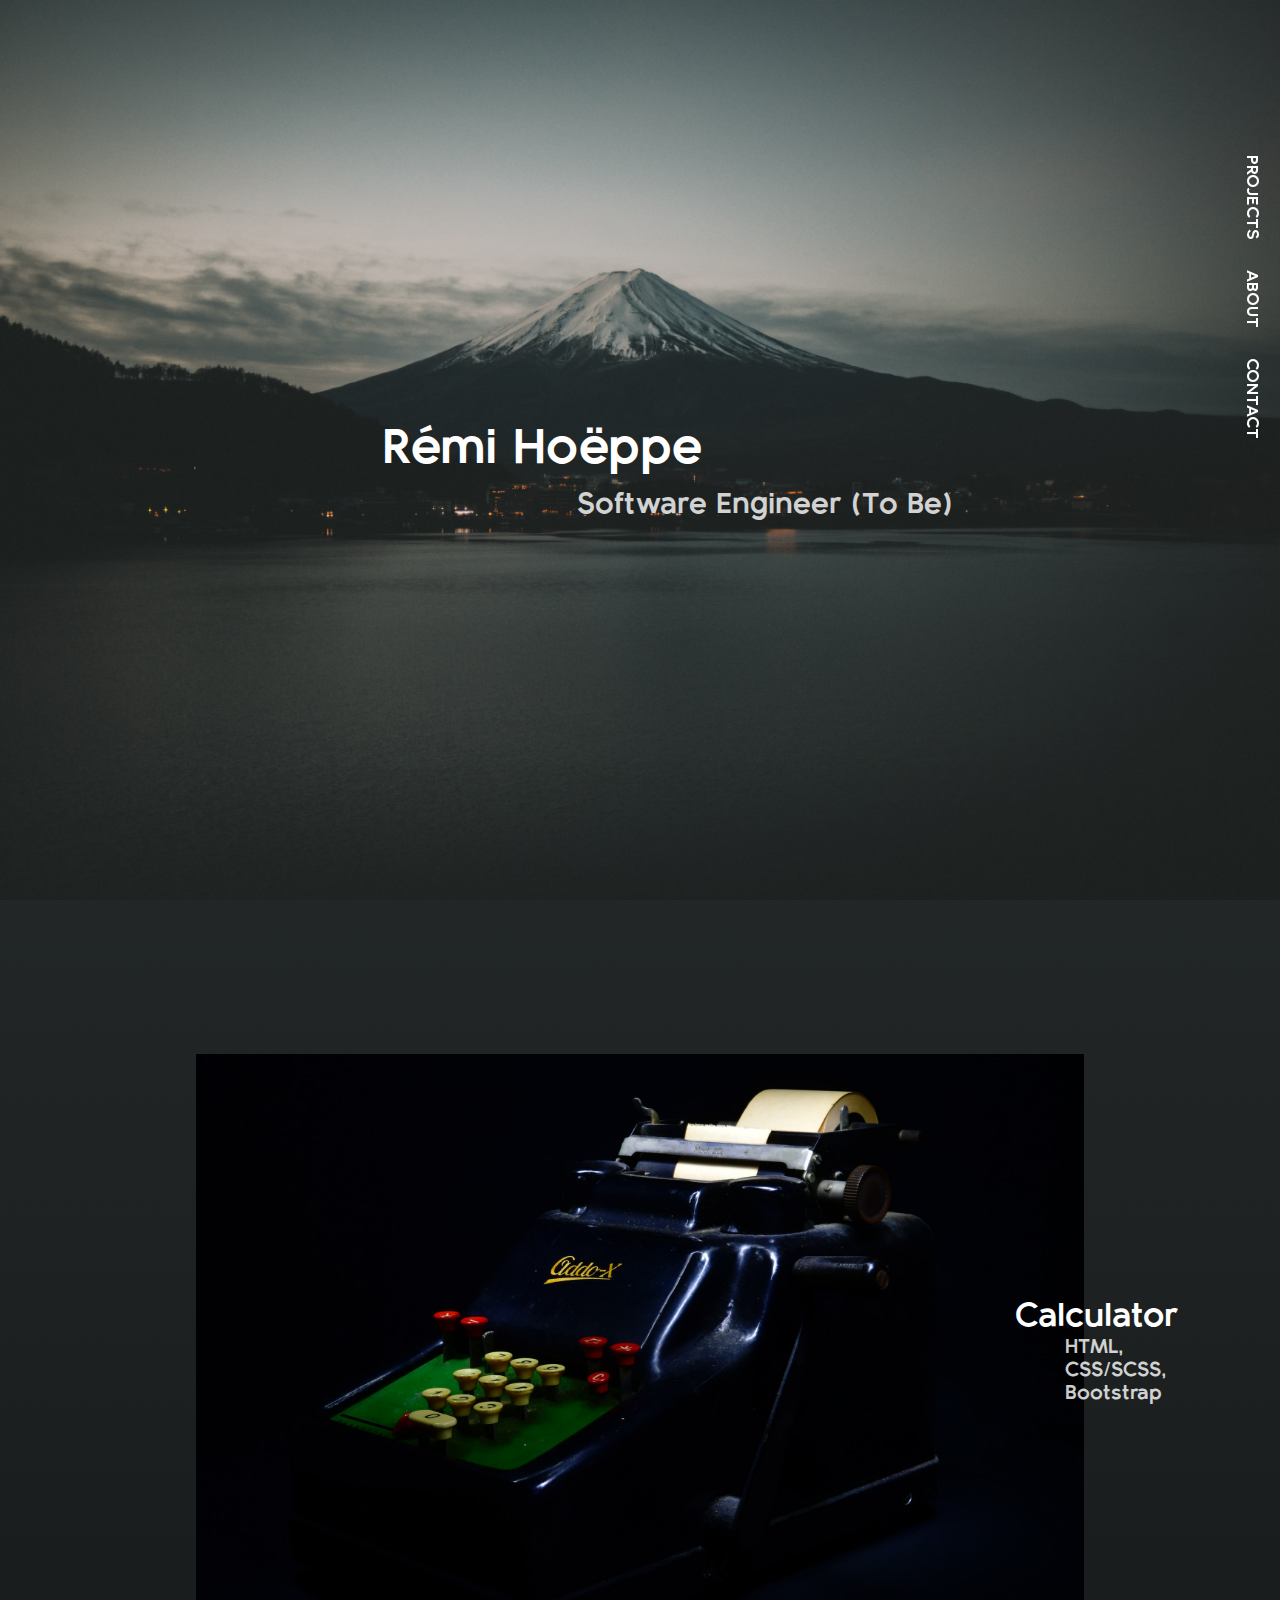
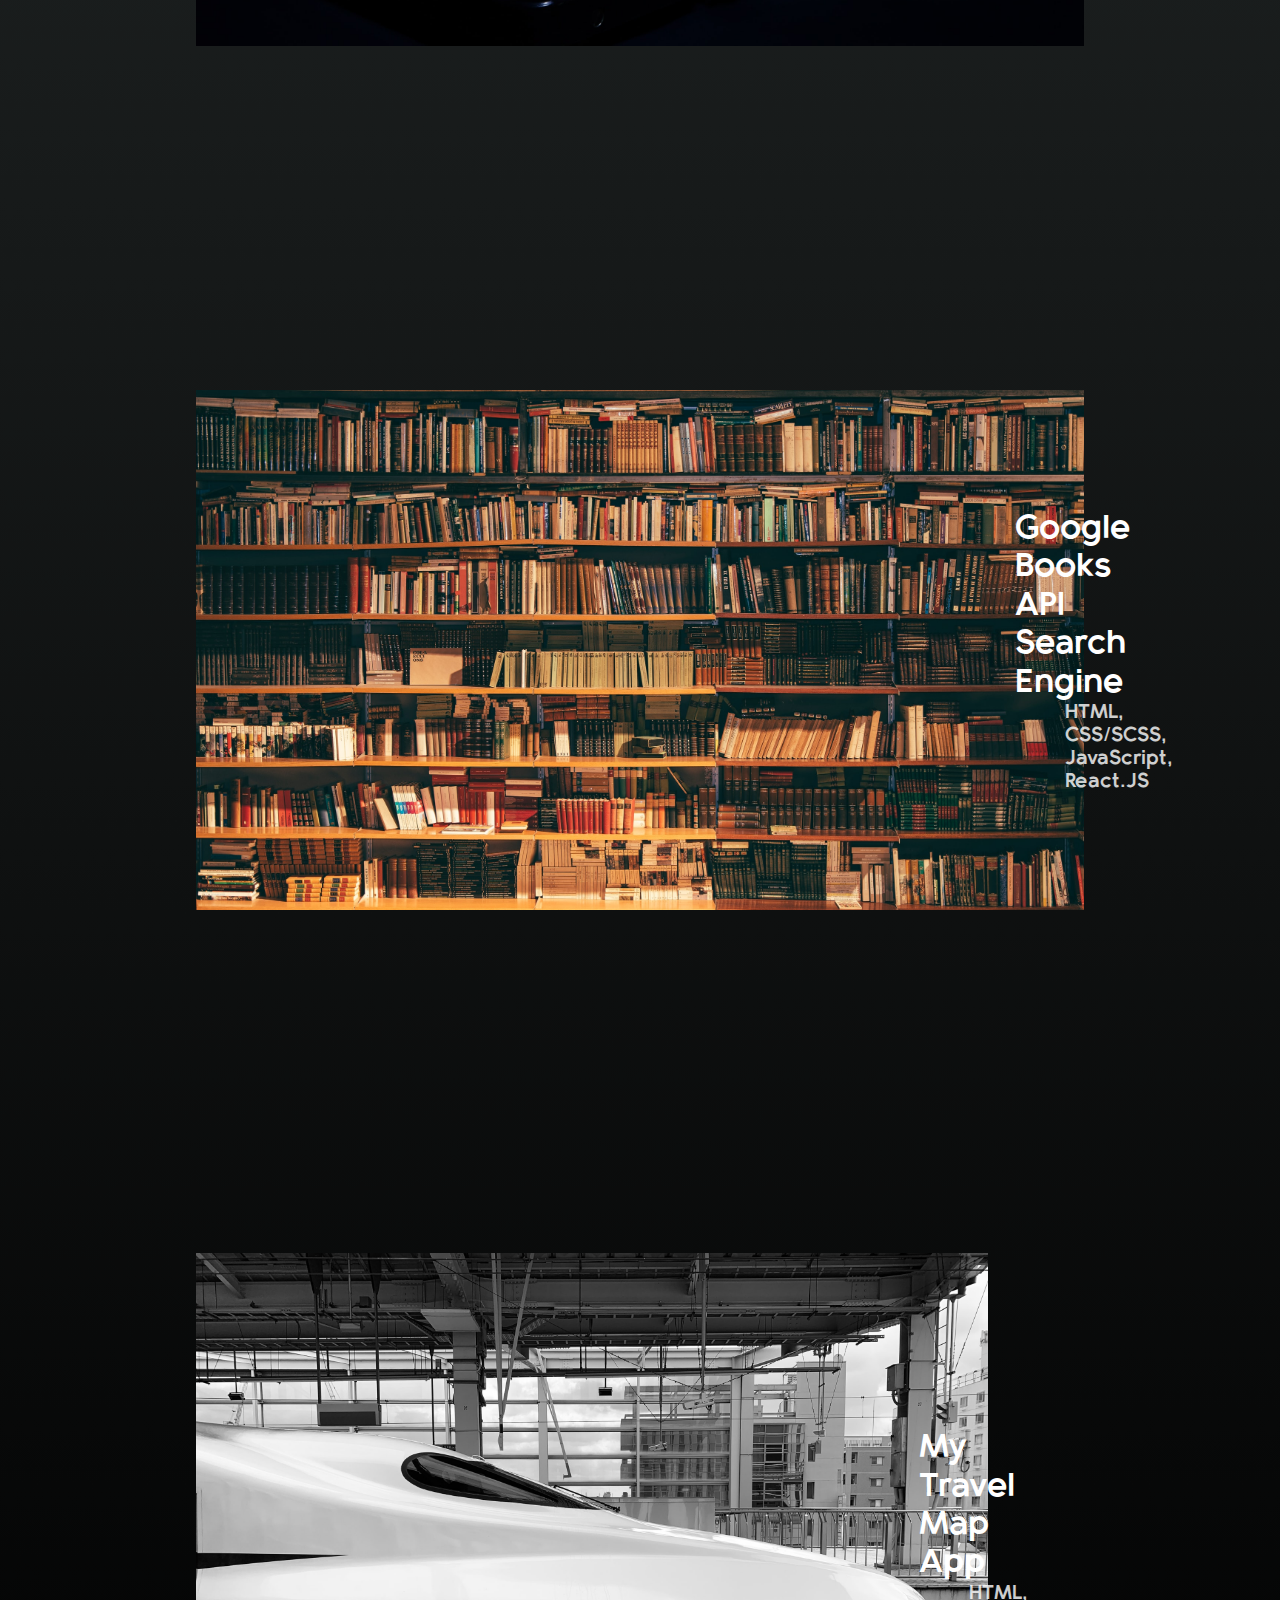
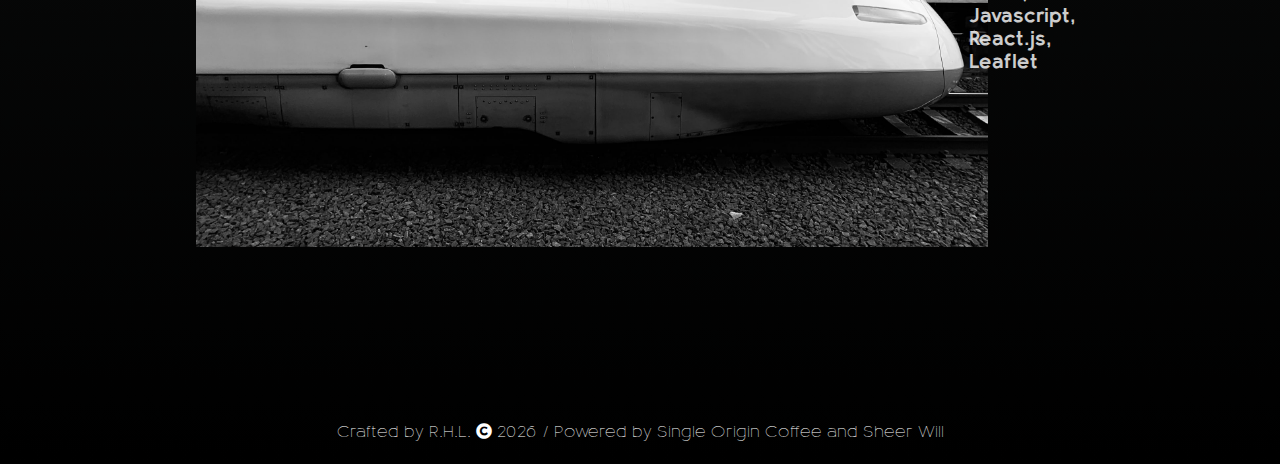
<file: index.html>
<!DOCTYPE html>
<html lang="en">
<head>
  <meta charset="UTF-8">
  <meta name="viewport" content="width=device-width, initial-scale=1.0">
  <link rel="stylesheet" href="https://stackpath.bootstrapcdn.com/bootstrap/4.5.2/css/bootstrap.min.css">
  <link rel="stylesheet" href="style.css">
  <link rel="stylesheet" href="fonts.css">
  <link rel="stylesheet" href="https://cdnjs.cloudflare.com/ajax/libs/font-awesome/5.15.2/css/all.min.css">
 

  <title>Who's Rémi?</title>
</head>
<body>

<!-- START OF THE NAV BAR -->

<!-- Add Media Query to have nav bar fixed on top of screen -->
  
<nav class="nav">
    <ul>
      <li>
        <a href="index.html">Projects</a>
       </li>
       <li>
        <a href="about.html">About</a>
       </li>
       <li>
        <a href="contact.html">Contact</a>
       </li>
    </ul>
  </nav>

<!-- END OF THE NAV BAR -->
  
<!-- START HEADER // BACKGROUND -->

<!-- Add Media Query to center h1+h2 above each other -->

    <header class="header header__home">
      <div class="header__main">
        <h1>Rémi Hoëppe</h1>
        <h2>Software Engineer (To Be)</h2>
      </div>
    </header>

<!-- END HEADER // BACKGROUND -->

<!-- START OF MAIN PART SECTIONS -->
<!-- Media query on <a> to turn off flex on anchcor tag
  + set width of image to appropiate size
    + increase font size for h1 + h2
    + center text + 
    reduce maring/padding -->

  <div class="container">
    
    <section class="section">

      <div class="section__frame">
       <a href="project1.html"> 
         <img src="Images/calculator1.jpg">
          <div class="section__text">
            <h1>Calculator</h1>
            <h2>HTML, CSS/SCSS, Bootstrap</h2>
          </div>
        </a>
      </div>
    </section>

    <section class="section">
      <div class="section__frame">
        <a href="project2.html">
          <img src="Images/book1.jpg">
          <div class="section__text">
            <h1>Google Books API Search Engine</h1>
            <h2>HTML, CSS/SCSS, JavaScript, React.JS</h2>

          </div>
        </a>
      </div>
    </section>

    <section class="section">
      <div class="section__frame">
        <a href="project3.html">
        <img src="Images/travel-map-app-1.jpg">
        
        
        <div class="section__text">
          <h1>My Travel Map App</h1>
          <h2>HTML, Javascript, React.js, Leaflet</h2>
        </div>
        </a>
      </div>
    </section>

    <!-- <section class="section">
      <div class="section__frame">
        <a href="project4.html">
        <img src="Images/frame5.jpg">
        
        <div class="section__text">

          <h1>My Fourth Project</h1>
          <h2>Other Tech Staks I have yet to learn about</h2>

        </div>
        </a>
      </div>
    </section> -->
  
  </div>

<!-- END OF MAIN PART SECTIONS -->


    <div class="row">
      <div class="col">
        <p class="footer__text">
          Crafted by R.H.L. <i class="fas fa-copyright"></i> 
          <script>document.write(new Date().getFullYear())</script>
          / Powered by Single Origin Coffee and Sheer Will</p>
      </div>
    </div>
  

</body>
</html>
</file>
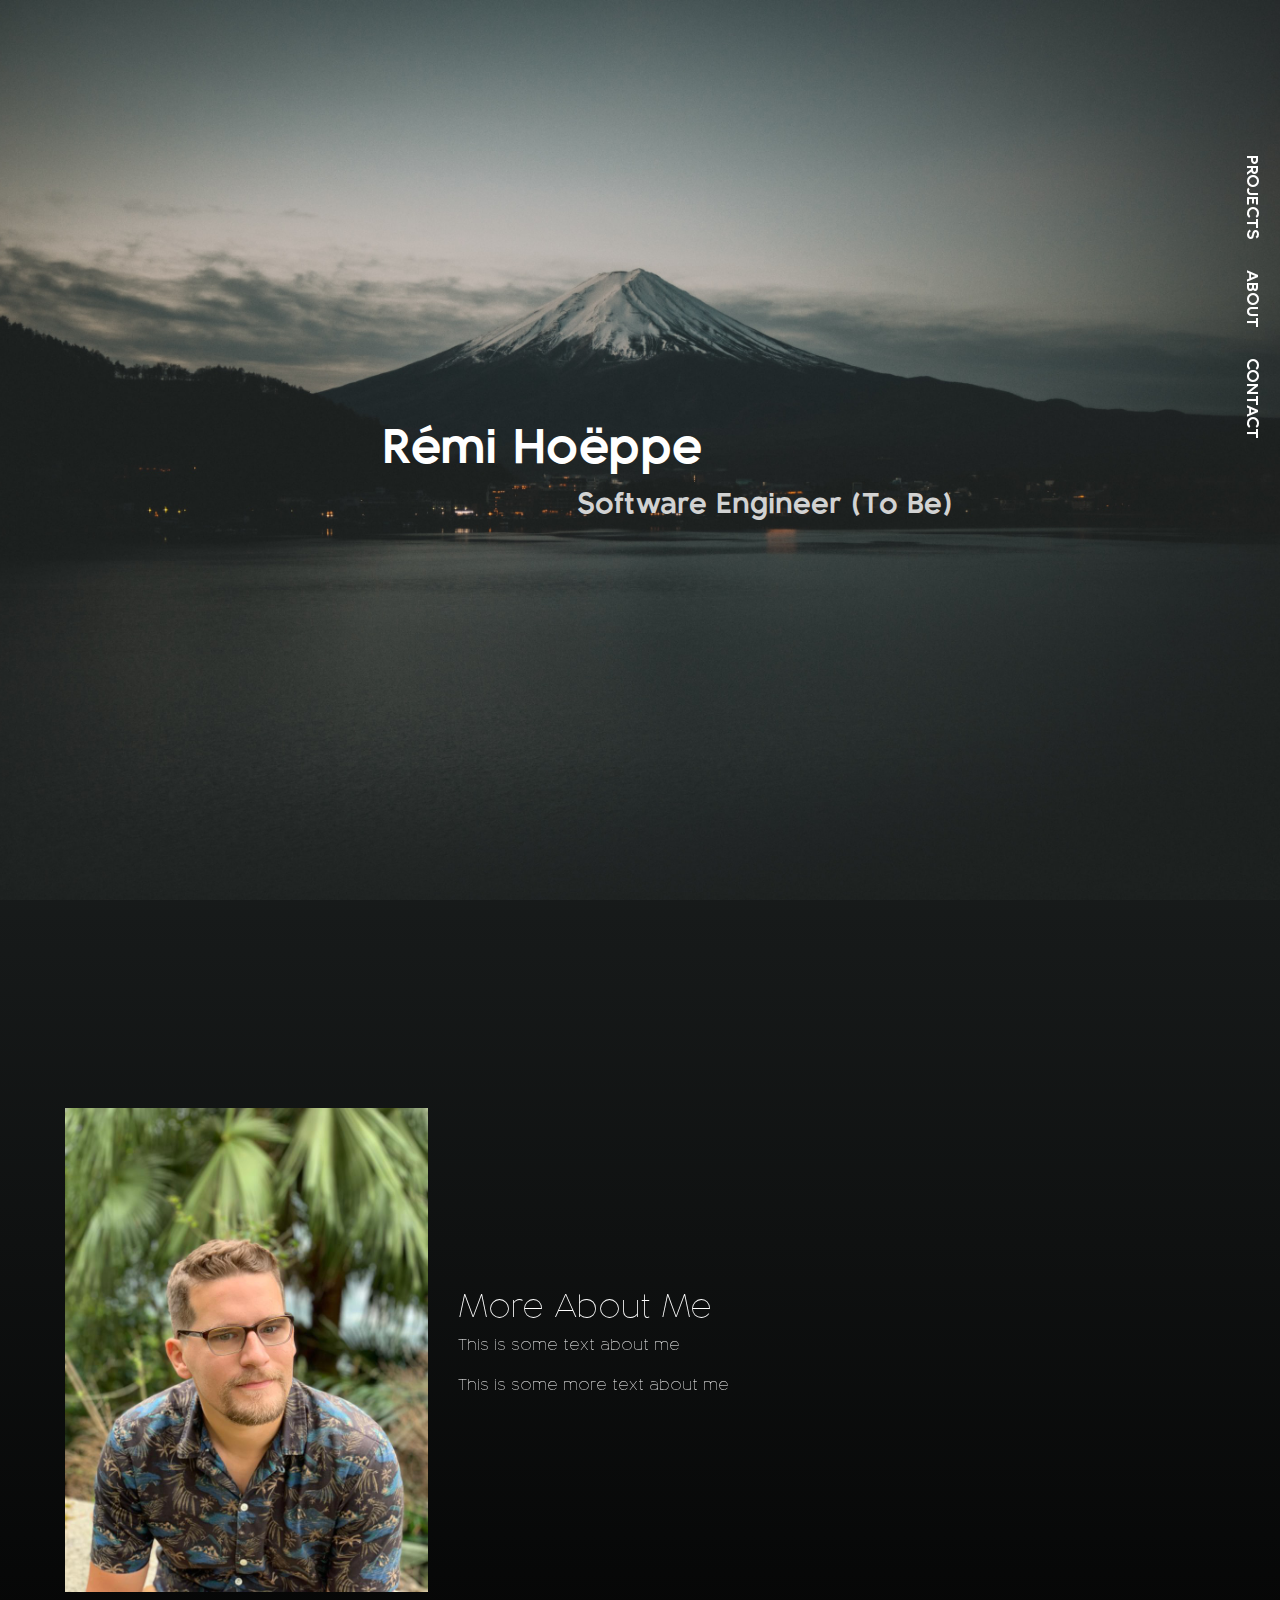
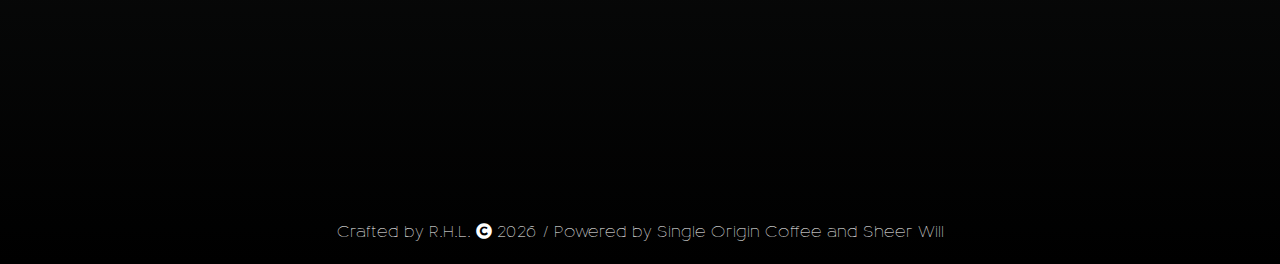
<file: about.html>
<!DOCTYPE html>
<html lang="en">
<head>
  <meta charset="UTF-8">
  <meta name="viewport" content="width=device-width, initial-scale=1.0">
  
  <link rel="stylesheet" href="https://stackpath.bootstrapcdn.com/bootstrap/4.5.2/css/bootstrap.min.css">
  <link rel="stylesheet" href="https://cdnjs.cloudflare.com/ajax/libs/font-awesome/5.15.2/css/all.min.css">
  <link rel="stylesheet" href="fonts.css">
  <link rel="stylesheet" href="style.css">
  <link rel="stylesheet" href="about-contact.css">

  <title>Who's Rémi?</title>
</head>
<body>

  <nav class="nav">
    <ul>
      <li>
        <a href="index.html">Projects</a>
       </li>
       <li>
        <a href="about.html">About</a>
       </li>
       <li>
        <a href="contact.html">Contact</a>
       </li>
    </ul>
  </nav>



    <header class="header header__home">
      <div class="header__main">
        <h1>Rémi Hoëppe</h1>
        <h2>Software Engineer (To Be)</h2>
      </div>
    </header>

    <main class="container-fluid">

      <div class="row align-items-center">
        <div class="col-lg-4">
          <div>
            <img class="picture" src="./Images/me.jpg">
          </div>
        </div>
  
        <div class="col-lg-8 ">
          <h2>More About Me</h2>
          <p>
         This is some text about me
          </p>
          <p>
        This is some more text about me
            </p>
        </div>




    </main>

    <div class="row row__footer">
      <div class="col">
        <p class="footer__text">
          Crafted by R.H.L. <i class="fas fa-copyright"></i> 
          <script>document.write(new Date().getFullYear())</script>
          / Powered by Single Origin Coffee and Sheer Will</p>
      </div>
    </div>

    </body>
</html>
</file>
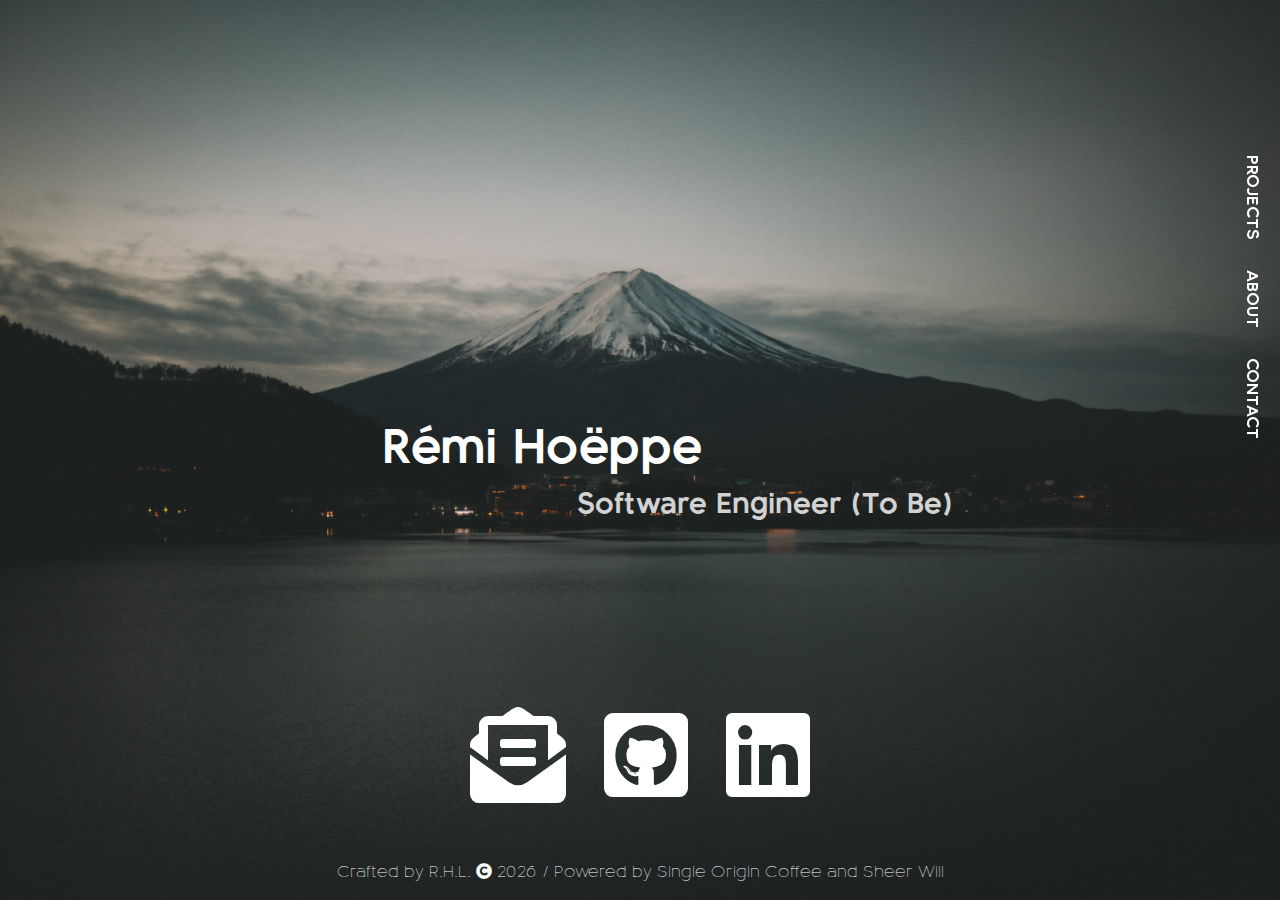
<file: contact.html>
<!DOCTYPE html>
<html lang="en">
<head>
  <meta charset="UTF-8">
  <meta name="viewport" content="width=device-width, initial-scale=1.0">
  
  <link rel="stylesheet" href="https://stackpath.bootstrapcdn.com/bootstrap/4.5.2/css/bootstrap.min.css">
  <link rel="stylesheet" href="https://cdnjs.cloudflare.com/ajax/libs/font-awesome/5.15.2/css/all.min.css">
  <link rel="stylesheet" href="fonts.css">
  <link rel="stylesheet" href="style.css">
  <link rel="stylesheet" href="about-contact.css">

  <title>Where's Rémi?</title>
</head>
<body>

  <nav class="nav">
    <ul>
      <li>
        <a href="index.html">Projects</a>
       </li>
       <li>
        <a href="about.html">About</a>
       </li>
       <li>
        <a href="contact.html">Contact</a>
       </li>
    </ul>
  </nav>



    <header class="header header__home">
      <div class="header__main">
        <h1>Rémi Hoëppe</h1>
        <h2>Software Engineer (To Be)</h2>

        <div class="contact__logo">
          <a href = "mailto:remihoeppe@gmail.com" target="_blank">
            <i class="fas fa-envelope-open-text fa-6x" ></i>
          </a>
          <a href="https://github.com/remihoeppe" target="_blank">
            <i class="fab fa-github-square fa-6x"></i>
          </a>
          <a href="https://www.linkedin.com/in/remi-hoeppe/" target="_blank">
            <i class="fab fa-linkedin fa-6x"></i>
          </a>
        </div>
      </div>

    </header>

      <footer class="contact__footer">
        <p class="contact__footer--text">
          Crafted by R.H.L. 
          <i class="fas fa-copyright"></i> 
          <script>document.write(new Date().getFullYear())</script>
          / Powered by Single Origin Coffee and Sheer Will
        </p>
      </footer>
 
    <script>
      $(document).ready(function() {
	
	// Add class to mailto link
	// Needed to separate the disabling of the default action AND copy email to clipboard
	$('a[href^=mailto]').addClass('mailto-link');

	var mailto = $('.mailto-link');
	var messageCopy = 'Click to copy email address';
	var messageSuccess = 'Email address copied to clipboard';
	
	mailto.append('<span class="mailto-message"></span>');
	$('.mailto-message').append(messageCopy);
	
	// Disable opening your email client. yuk.
	$('a[href^=mailto]').click(function() {
		return false; 
	})
	
	// On click, get href and remove 'mailto:' from value
	// Store email address in a variable.
	mailto.click(function() {
		var href = $(this).attr('href');
		var email = href.replace('mailto:', '');
		copyToClipboard(email);
		$('.mailto-message').empty().append(messageSuccess);
		setTimeout(function() {
			$('.mailto-message').empty().append(messageCopy);}, 2000); 
	});
	
});

// Grabbed this from Stack Overflow.
// Copies the email variable to clipboard
function copyToClipboard(text) {
    var dummy = document.createElement("input");
    document.body.appendChild(dummy);
    dummy.setAttribute('value', text);
    dummy.select();
    document.execCommand('copy');
    document.body.removeChild(dummy);
}
    </script>
    </body>
</html>
</file>
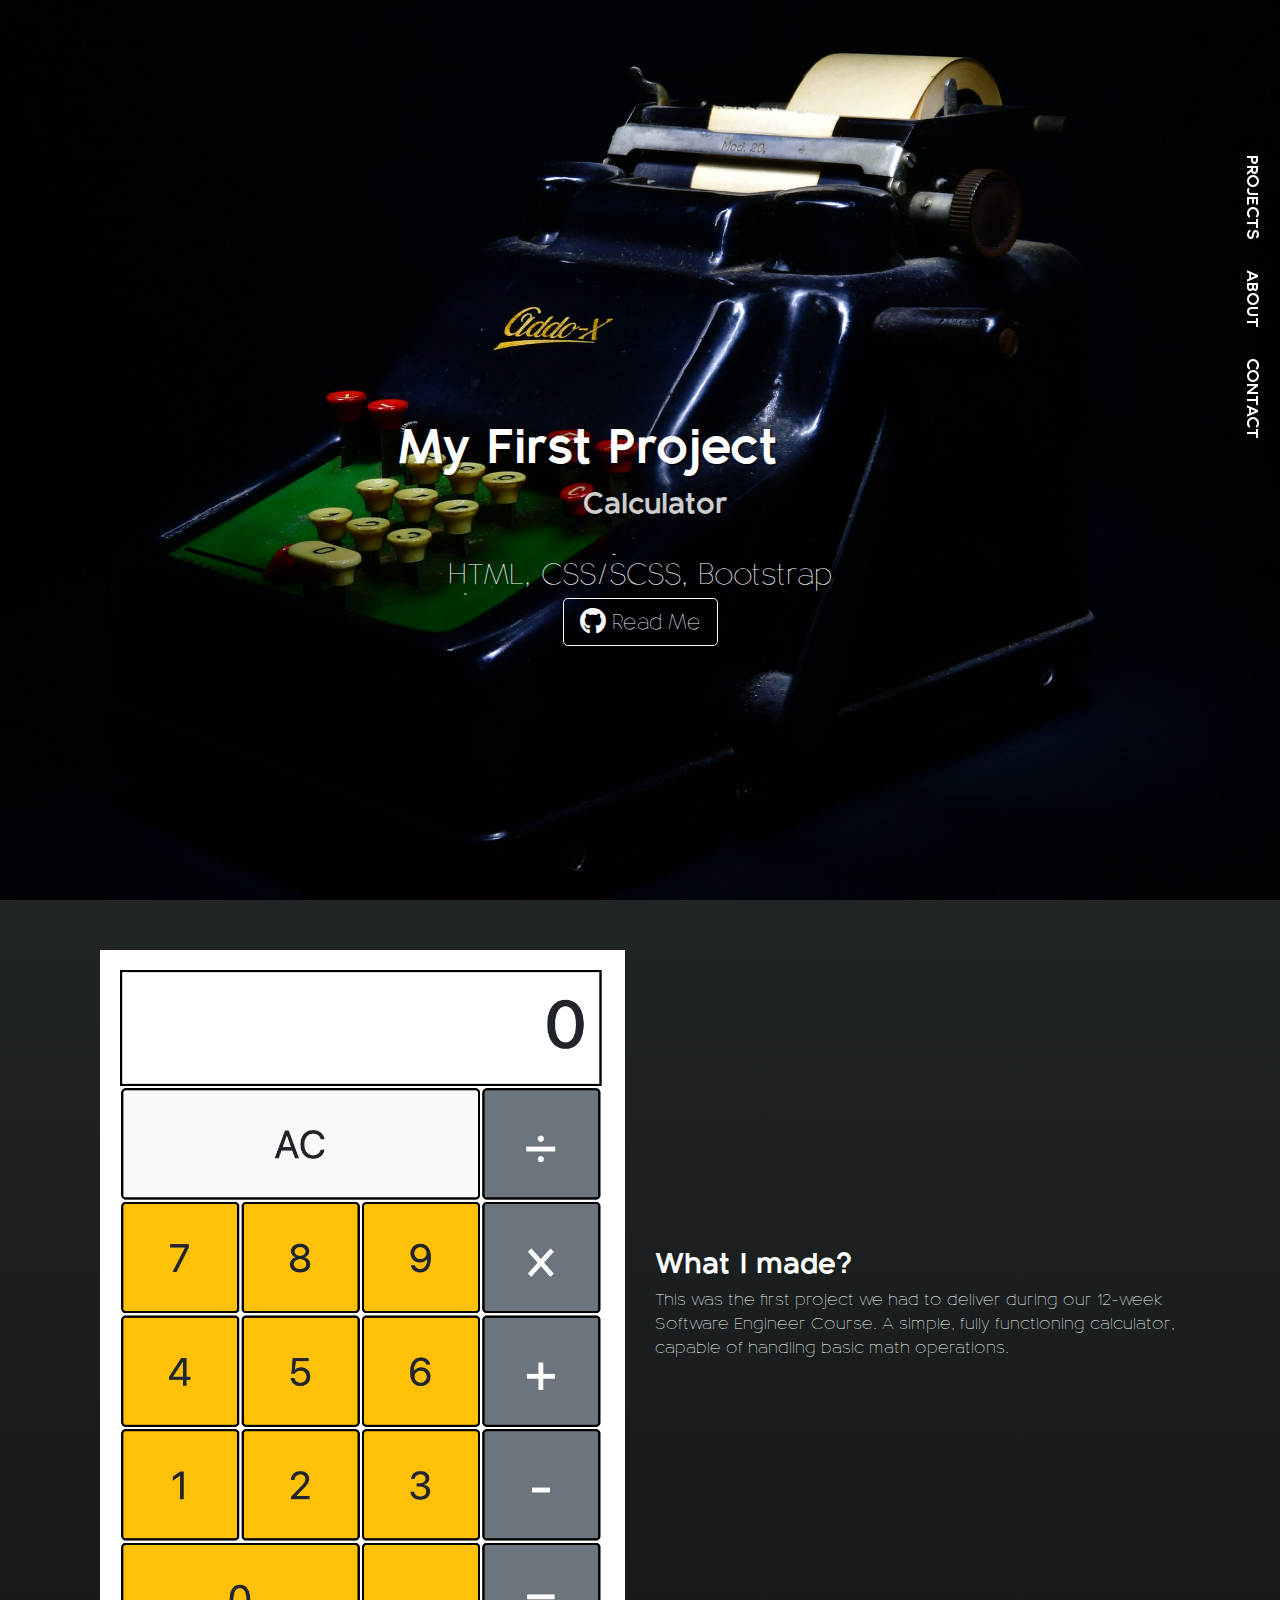
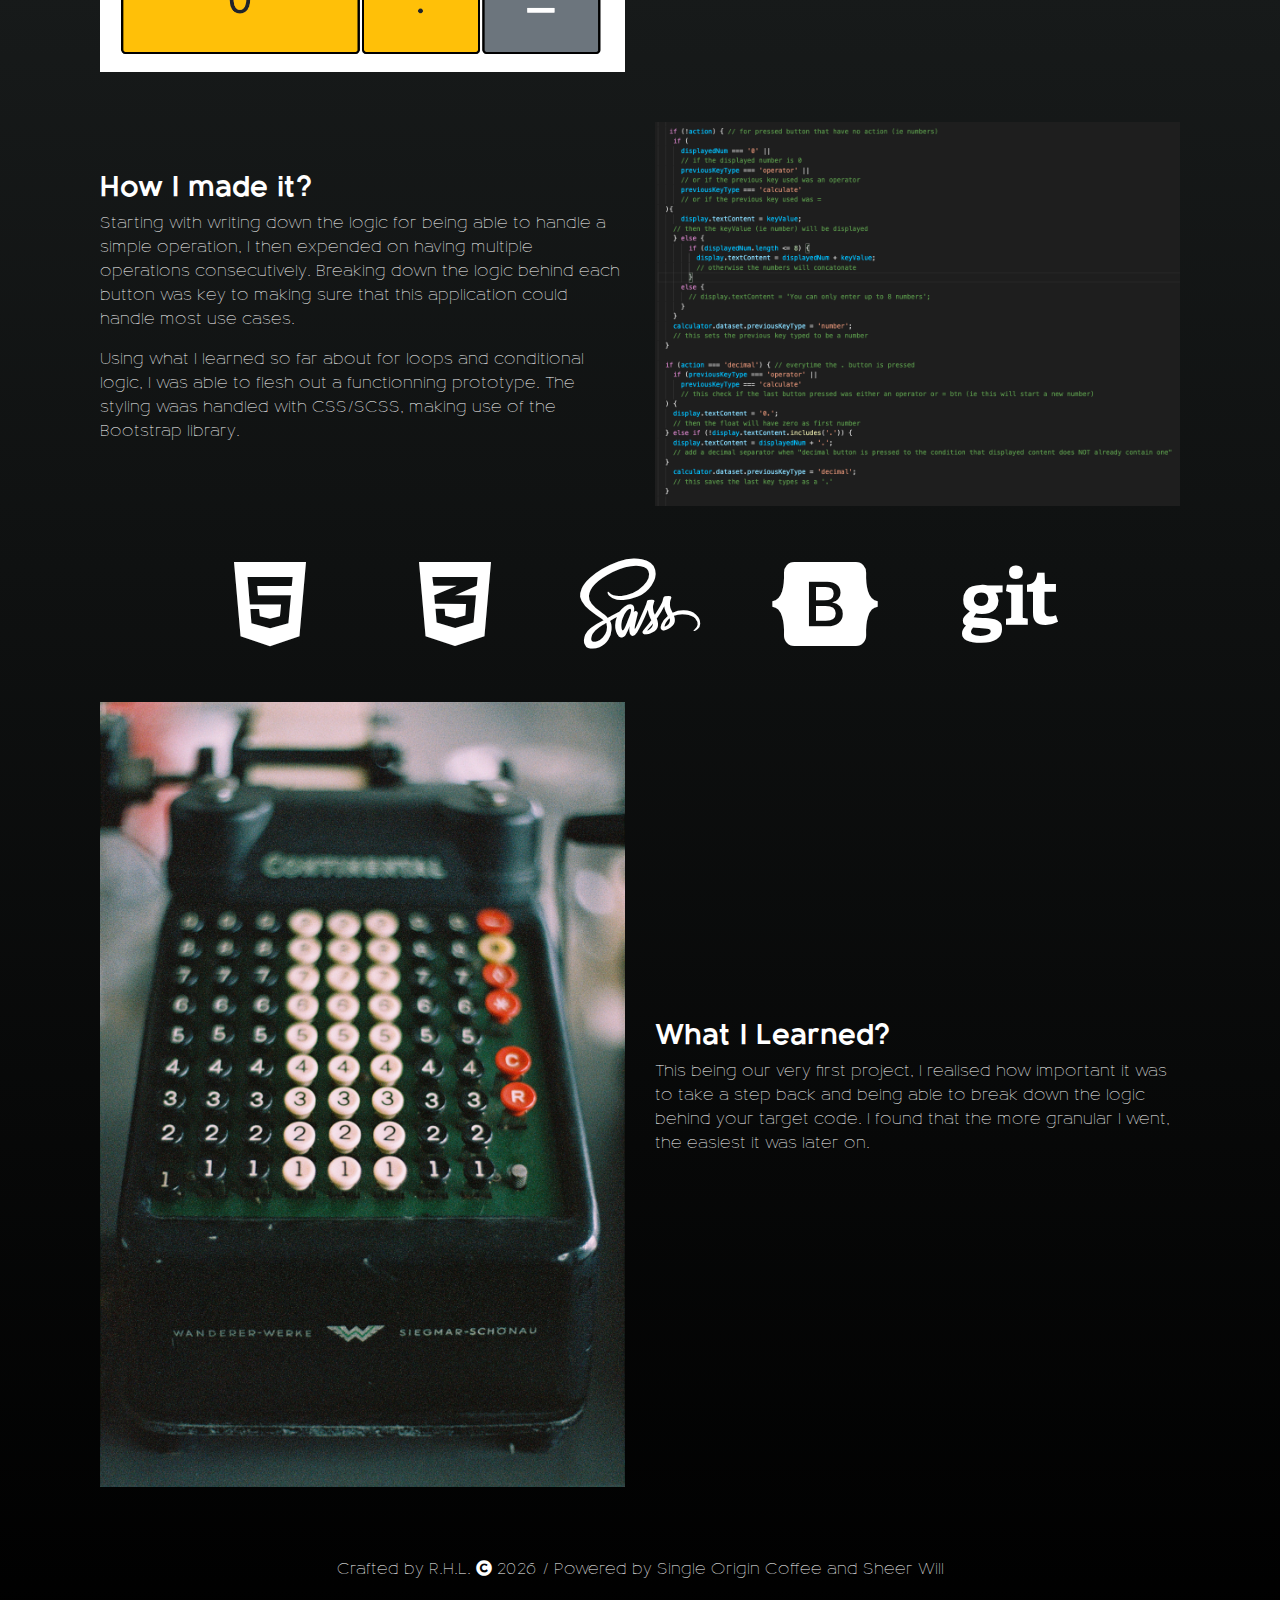
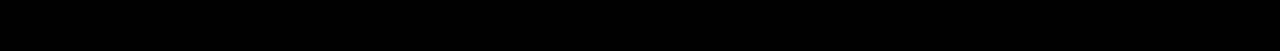
<file: project1.html>
<!DOCTYPE html>
<html lang="en">
<head>
  <meta charset="UTF-8">
  <meta name="viewport" content="width=device-width, initial-scale=1.0">

  <link rel="stylesheet" href="https://stackpath.bootstrapcdn.com/bootstrap/4.5.2/css/bootstrap.min.css">
  <link rel="stylesheet" href="https://cdnjs.cloudflare.com/ajax/libs/font-awesome/5.15.2/css/all.min.css">
  <link rel="stylesheet" href="fonts.css">
  <link rel="stylesheet" href="style.css">
  <link rel="stylesheet" href="projects.css">
  
  

  <title>Calculator</title>
</head>
<body>  

  <nav class="nav">
    <ul>
      <li>
        <a href="index.html">Projects</a>
       </li>
       <li>
        <a href="about.html">About</a>
       </li>
       <li>
        <a href="contact.html">Contact</a>
       </li>
    </ul>
  </nav>

  <header class="header header__project1">
    <div class="header__main">
      <h1>My First Project</h1>
      <h2>Calculator</h2>
      <h3>HTML, CSS/SCSS, Bootstrap</h3>
        <div class="buttons">
          <!-- <button type="button" class="btn btn-outline-light btn-lg">
            <i class="fas fa-play-circle fa-lg"></i>
            Test Me
          </button> -->

          <a href="https://github.com/remihoeppe/calculator">
            <button type="button" class="btn btn-outline-light btn-lg">
              <i class="fab fa-github fa-lg"></i>
              Read Me
            </button>
          </a>
        </div>
    </div>
  </header>


  <div class="container">

    <!-- First image + Text Box -->
    <div class="row align-items-center">
      <div class="col-lg-6 project-image">
        <div><img src="Images/calculator-preview.png"></div>
      </div>

      <div class="col-lg-6 project-text">
        <h3>What I made?</h3>
        <p>
         This was the first project we had to deliver during our 12-week Software Engineer Course.
         A simple, fully functioning calculator, capable of handling basic math operations.
        </p>
      </div>
    </div>


    <!-- Second image + Text Box -->
    <div class="row align-items-center">

      <div class="col-lg-6 project-text">
        <h3>How I made it?</h3>
         <p>
            Starting with writing down the logic for being able to handle a simple operation, I then expended on having multiple operations consecutively.
            Breaking down the logic behind each button was key to making sure that this application could handle most use cases.
          </p>
          <p>
            Using what I learned so far about for loops and conditional logic, I was able to flesh out a functionning prototype.
            The styling waas handled with CSS/SCSS, making use of the Bootstrap library.
          </p>
      </div>

      <div class="col-lg-6 project-image">
        <div><img src="Images/calculator-code-snippet.png"></div>
      </div>

    </div>

      <!-- Tech Stack icons box -->
      <div class="row justify-content-center align-items-center">
        <div class="logos col-lg-2 col-4">
          <i class="fab fa-html5 fa-6x"></i>
        </div>
        <div class="logos col-lg-2 col-4">
          <i class="fab fa-css3-alt fa-6x"></i>
        </div>
        <div class="logos col-lg-2 col-4">
          <i class="fab fa-sass fa-6x"></i>
        </div>
        <div class="logos col-lg-2 col-4">
          <i class="fab fa-bootstrap fa-6x"></i>
        </div>
        <div class="logos col-lg-2 col-4">
          <i class="fab fa-git fa-6x"></i>
        </div>
      </div>

  <!-- Third image + Text Box -->
  <div class="row align-items-center">
    <div class="col-lg-6 project-image">
      <div><img src="Images/calculator2.jpg"></div>
    </div>

    <div class="col-lg-6 project-text">
      <h3>What I Learned?</h3>
      <p>
        This being our very first project, I realised how important it was to take a step back and being able to break down the logic behind your target code.
        I found that the more granular I went, the easiest it was later on.
      </p>
    </div>
  </div>



  
  <!-- Footer -->
    <div class="row">
      <div class="col">
        <p class="footer__text">
          Crafted by R.H.L. <i class="fas fa-copyright"></i> 
          <script>document.write(new Date().getFullYear())</script>
          / Powered by Single Origin Coffee and Sheer Will</p>
      </div>
    </div>
  </div>
</body>
</html>
</file>
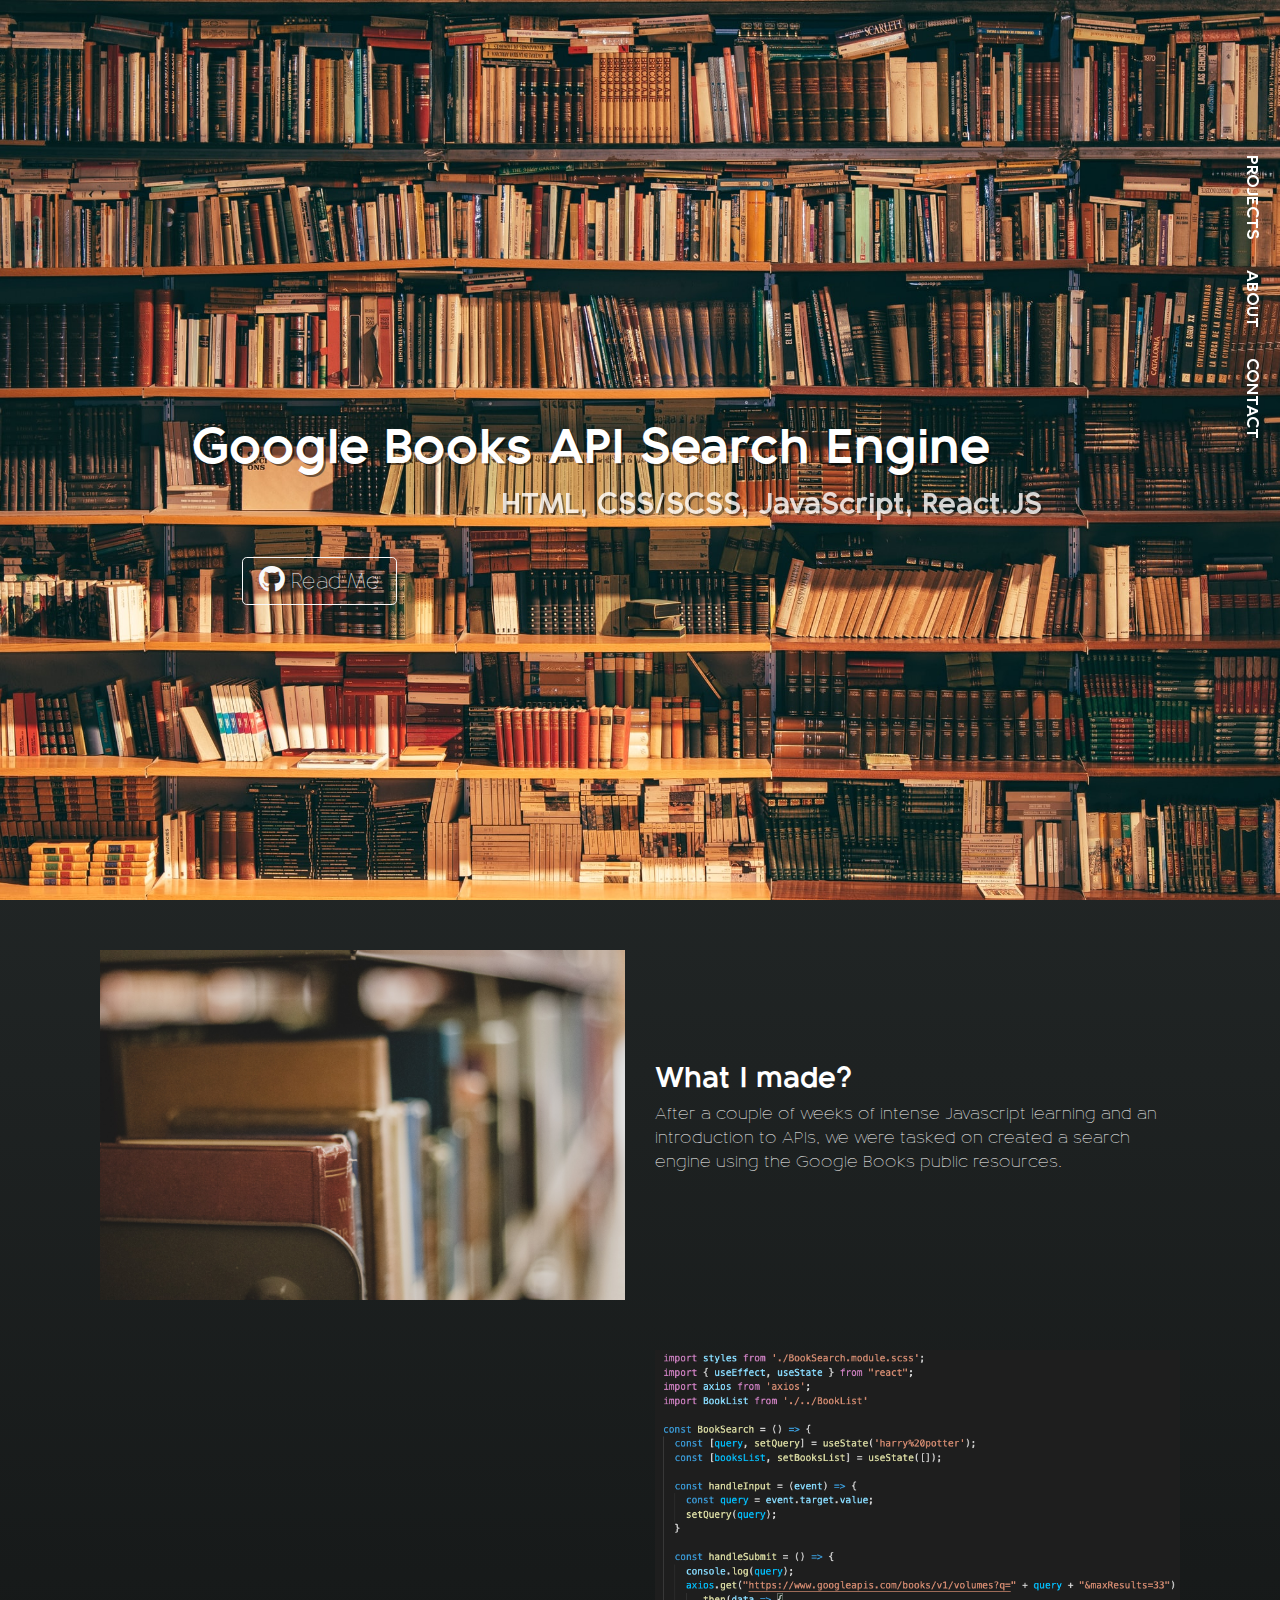
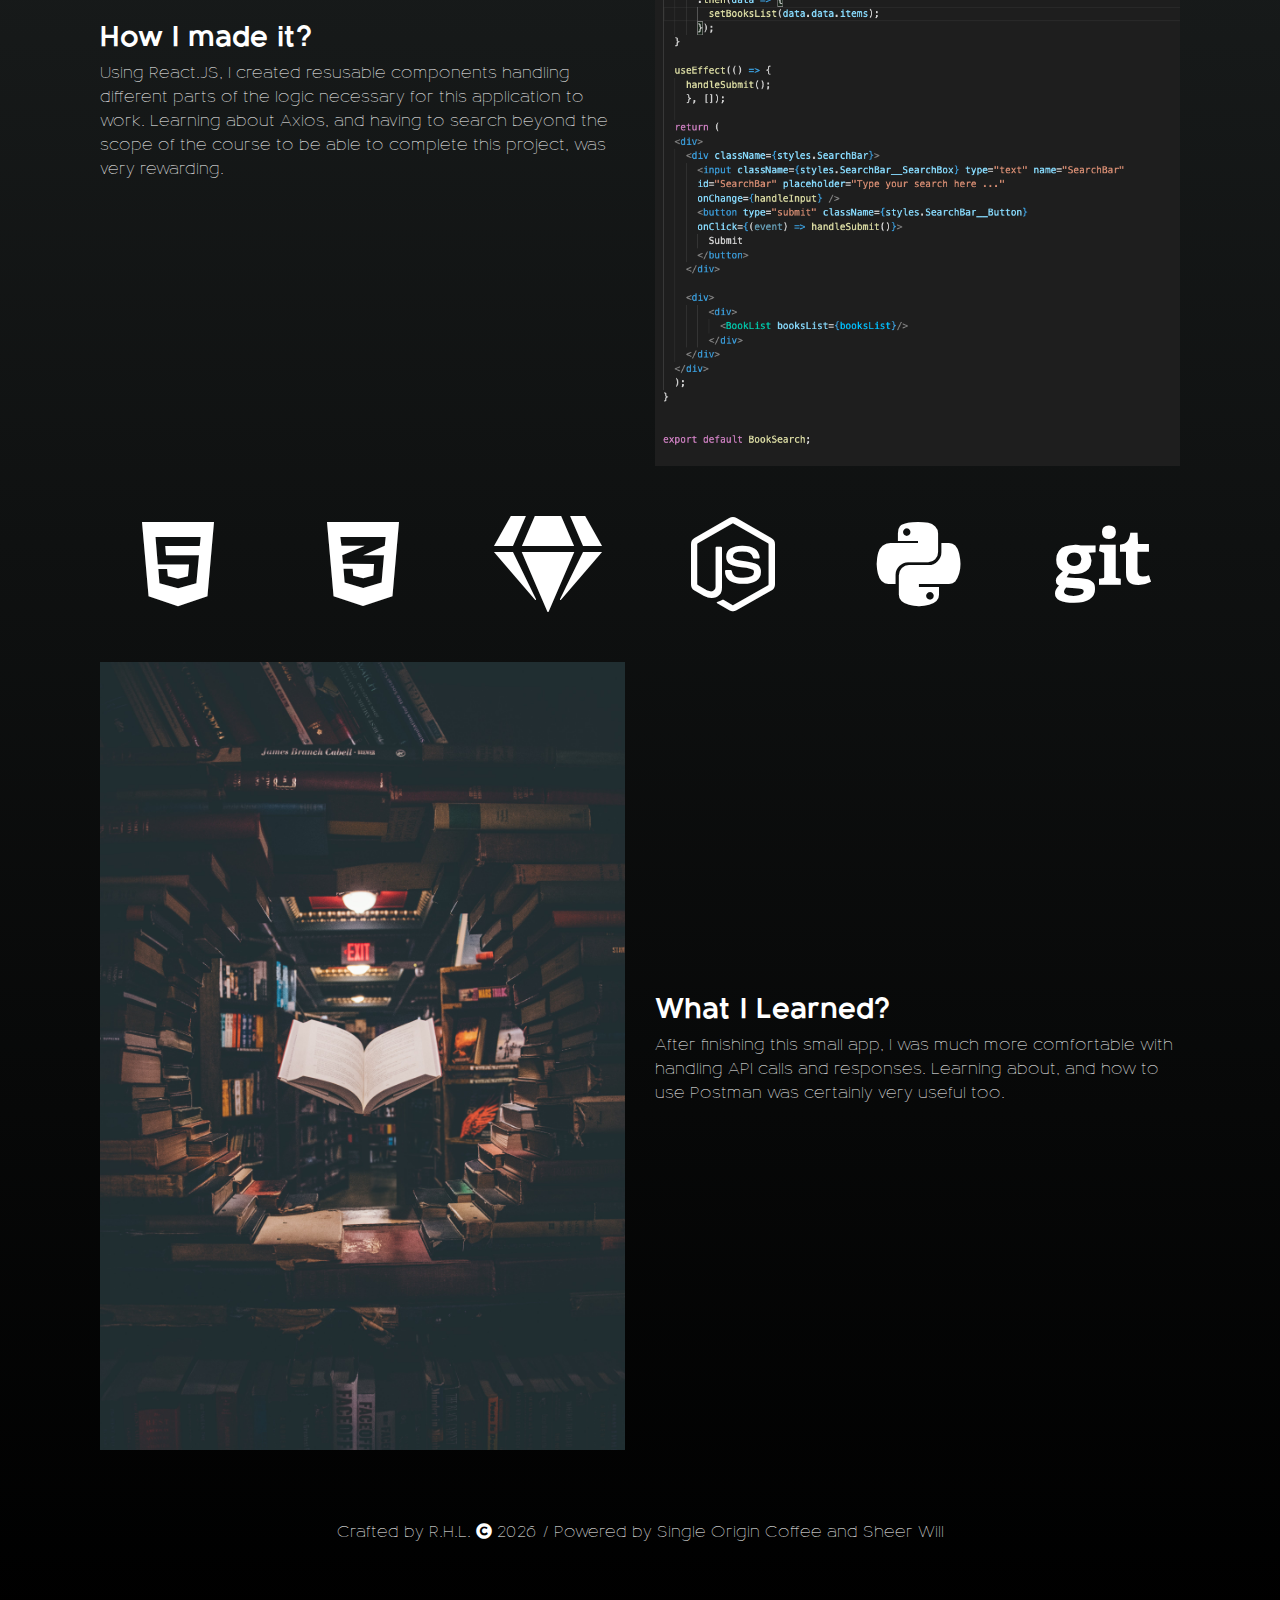
<file: project2.html>
<!DOCTYPE html>
<html lang="en">
<head>
  <meta charset="UTF-8">
  <meta name="viewport" content="width=device-width, initial-scale=1.0">

  <link rel="stylesheet" href="https://stackpath.bootstrapcdn.com/bootstrap/4.5.2/css/bootstrap.min.css">
  <link rel="stylesheet" href="https://cdnjs.cloudflare.com/ajax/libs/font-awesome/5.15.2/css/all.min.css">
  <link rel="stylesheet" href="fonts.css">
  <link rel="stylesheet" href="style.css">
  <link rel="stylesheet" href="projects.css">
  
  

  <title>Google Books Search Engine</title>
</head>
<body>  

  <nav class="nav">
    <ul>
      <li>
        <a href="index.html">Projects</a>
       </li>
       <li>
        <a href="about.html">About</a>
       </li>
       <li>
        <a href="contact.html">Contact</a>
       </li>
    </ul>
  </nav>

  <header class="header header__project2">
    <div class="header__main">
      <h1>Google Books API Search Engine</h1>
      <h2>HTML, CSS/SCSS, JavaScript, React.JS</h2>
        <!-- <div class="buttons">
          <button type="button" class="btn btn-outline-light btn-lg">
            <i class="fas fa-play-circle fa-lg"></i>
            Test Me
          </button> -->

          <a href="https://github.com/remihoeppe/googleBooksApp">
            <button type="button" class="btn btn-outline-light btn-lg">
              <i class="fab fa-github fa-lg"></i>
              Read Me
            </button>
          </a>
        </div>
    </div>
  </header>


  <div class="container">

    <!-- First image + Text Box -->
    <div class="row align-items-center">
      <div class="col-lg-6 project-image">
        <div><img src="Images/book2.jpg"></div>
      </div>

      <div class="col-lg-6 project-text">
        <h3>What I made?</h3>
        <p>
          After a couple of weeks of intense Javascript learning and an introduction to APIs, we were tasked on created a search engine using the Google Books public resources.
        </p>
      </div>
    </div>


    <!-- Second image + Text Box -->
    <div class="row align-items-center">

      <div class="col-lg-6 project-text">
        <h3>How I made it?</h3>
        <p>
          Using React.JS, I created resusable components handling different parts of the logic necessary for this application to work.
          Learning about Axios, and having to search beyond the scope of the course to be able to complete this project, was very rewarding. 
        </p>
      </div>

      <div class="col-lg-6 project-image">
        <div><img src="Images/book-api-snippet.png"></div>
      </div>

    </div>

      <!-- Tech Stack icons box -->
      <div class="row justify-content-center align-items-center">
        <div class="logos col-lg-2 col-4">
          <i class="fab fa-html5 fa-6x"></i>
        </div>
        <div class="logos col-lg-2 col-4">
          <i class="fab fa-css3-alt fa-6x"></i>
        </div>
        <div class="logos col-lg-2 col-4">
          <i class="fas fa-gem fa-6x"></i>
        </div>
        <div class="logos col-lg-2 col-4">
          <i class="fab fa-node-js fa-6x"></i>
        </div>
        <div class="logos col-lg-2 col-4">
          <i class="fab fa-python fa-6x"></i>
        </div>
        <div class="logos col-lg-2 col-4">
          <i class="fab fa-git fa-6x"></i>
        </div>
      </div>

  <!-- Third image + Text Box -->
  <div class="row align-items-center">
    <div class="col-lg-6 project-image">
      <div><img src="Images/book3.jpg"></div>
    </div>

    <div class="col-lg-6 project-text">
      <h3>What I Learned?</h3>
      <p>
        After finishing this small app, I was much more comfortable with handling API calls and responses. 
        Learning about, and how to use Postman was certainly very useful too.
      </p>
    </div>
  </div>



  
  <!-- Footer -->
    <div class="row">
      <div class="col">
        <p class="footer__text">
          Crafted by R.H.L. <i class="fas fa-copyright"></i> 
          <script>document.write(new Date().getFullYear())</script>
          / Powered by Single Origin Coffee and Sheer Will</p>
      </div>
    </div>




  </div>
 
  
</body>
</html>
</file>
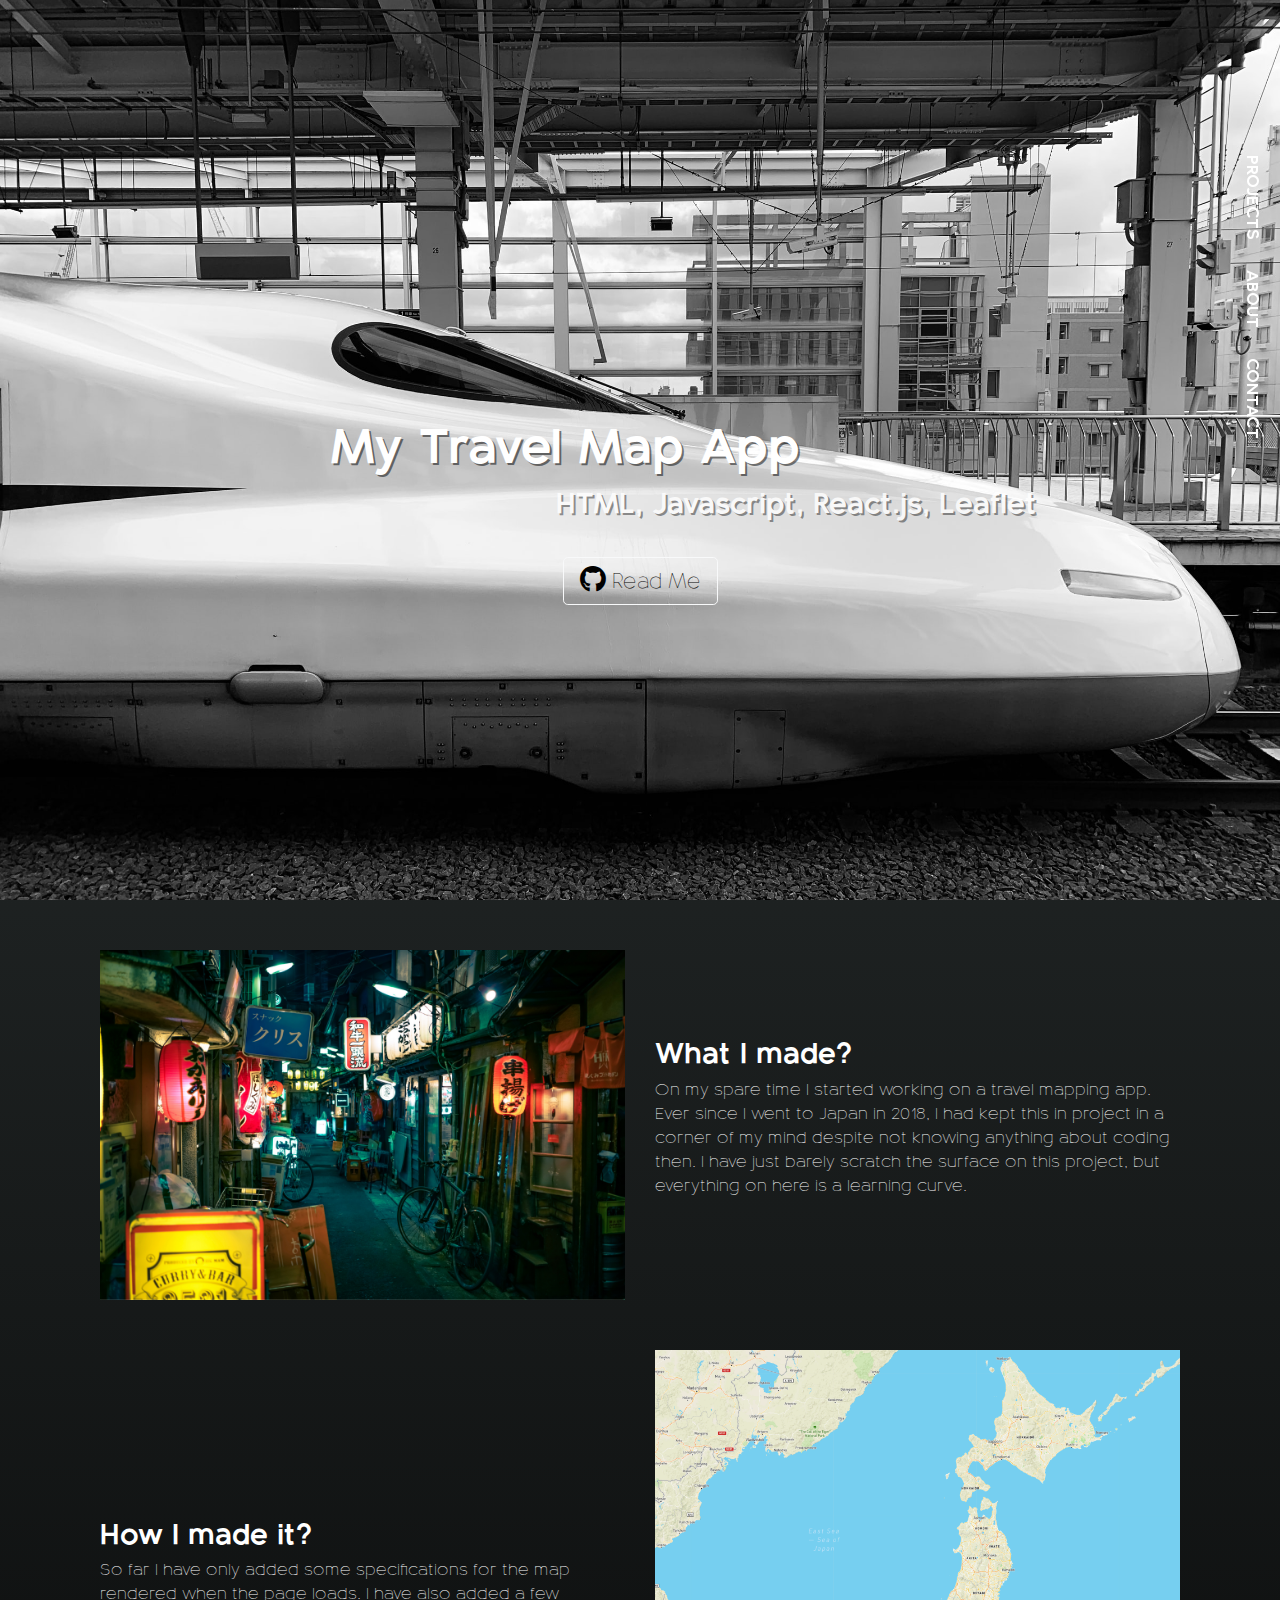
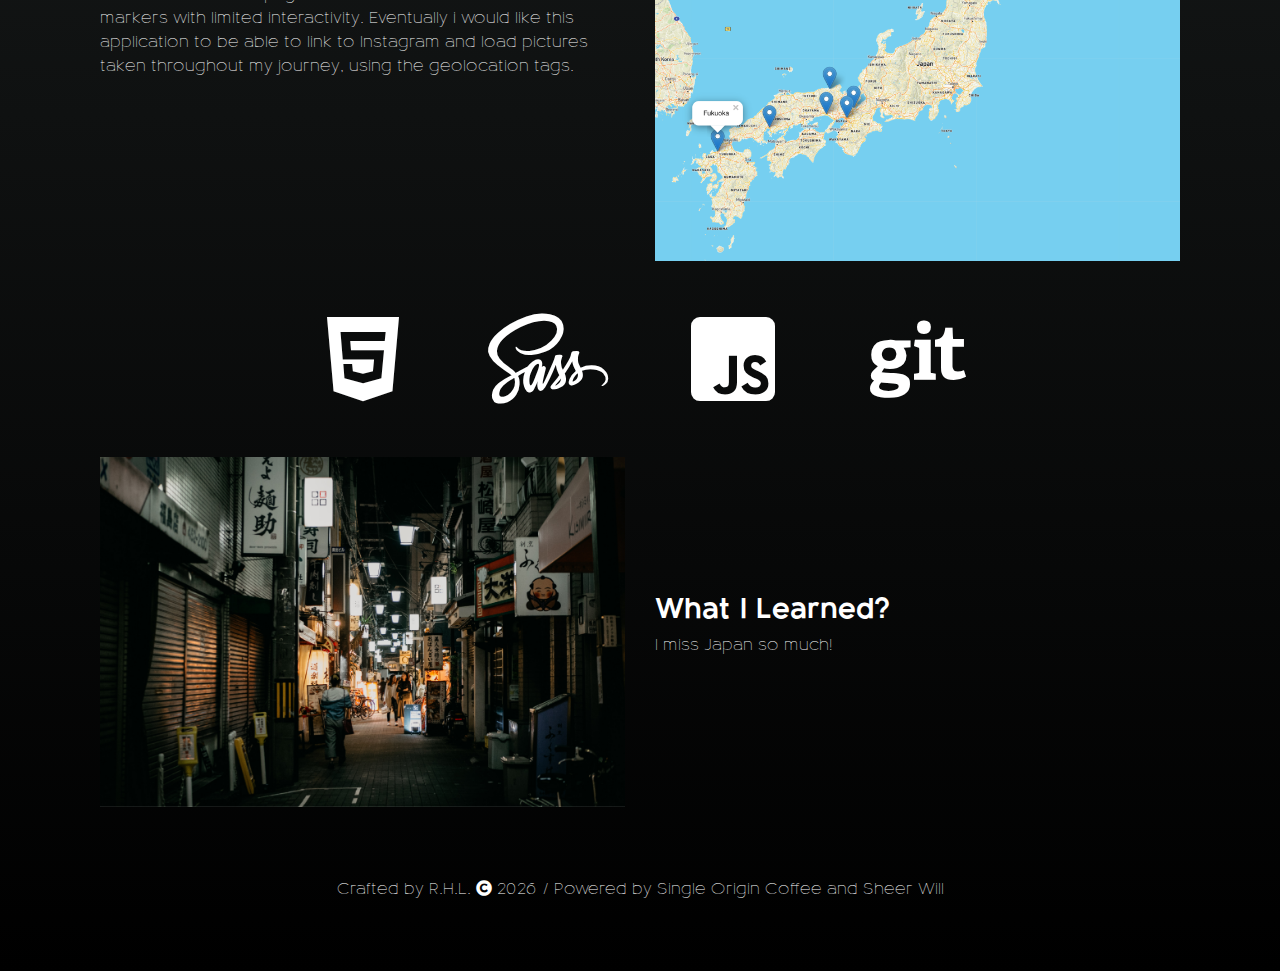
<file: project3.html>
<!DOCTYPE html>
<html lang="en">
<head>
  <meta charset="UTF-8">
  <meta name="viewport" content="width=device-width, initial-scale=1.0">

  <link rel="stylesheet" href="https://stackpath.bootstrapcdn.com/bootstrap/4.5.2/css/bootstrap.min.css">
  <link rel="stylesheet" href="https://cdnjs.cloudflare.com/ajax/libs/font-awesome/5.15.2/css/all.min.css">
  <link rel="stylesheet" href="fonts.css">
  <link rel="stylesheet" href="style.css">
  <link rel="stylesheet" href="projects.css">
  
  

  <title>My Travel Map App</title>
</head>
<body>  

  <nav class="nav">
    <ul>
      <li>
        <a href="index.html">Projects</a>
       </li>
       <li>
        <a href="about.html">About</a>
       </li>
       <li>
        <a href="contact.html">Contact</a>
       </li>
    </ul>
  </nav>

  <header class="header header__project3">
    <div class="header__main">
      <h1>My Travel Map App</h1>
      <h2>HTML, Javascript, React.js, Leaflet</h2>
        <div class="buttons">
          <!-- <button type="button" class="btn btn-outline-light btn-lg">
            <i class="fas fa-play-circle fa-lg"></i>
            Test Me
          </button> -->

          <a href="https://github.com/remihoeppe/TravelMapApp">
            <button style="color: black" type="button" class="btn btn-outline-light btn-lg">
              <i class="fab fa-github fa-lg"></i>
              Read Me
            </button>
          </a>
        </div>
    </div>
  </header>


  <div class="container">

    <!-- First image + Text Box -->
    <div class="row align-items-center">
      <div class="col-lg-6 project-image">
        <div><img src="Images/frame4-1.jpg"></div>
      </div>

      <div class="col-lg-6 project-text">
        <h3>What I made?</h3>
        <p>
          On my spare time I started working on a travel mapping app.
          Ever since I went to Japan in 2018, I had kept this in project in a corner of my mind despite not knowing anything about coding then.
          I have just barely scratch the surface on this project, but everything on here is a learning curve.
        </p>
      </div>
    </div>


    <!-- Second image + Text Box -->
    <div class="row align-items-center">

      <div class="col-lg-6 project-text">
        <h3>How I made it?</h3>
          <p>
            So far I have only added some specifications for the map rendered when the page loads. 
            I have also added a few markers with limited interactivity.
            Eventually i would like this application to be able to link to Instagram and load pictures taken throughout my journey, using the geolocation tags.
          </p>
      </div>

      <div class="col-lg-6 project-image">
        <div><img src="Images/travel-map-app-preview.png"></div>
      </div>

    </div>

      <!-- Tech Stack icons box -->
      <div class="row justify-content-center align-items-center">
        <div class="logos col-lg-2 col-4">
          <i class="fab fa-html5 fa-6x"></i>
        </div>
        <div class="logos col-lg-2 col-4">
          <i class="fab fa-sass fa-6x"></i>
        </div>
        <div class="logos col-lg-2 col-4">
          <i class="fab fa-js-square fa-6x"></i>
        </div>
        <div class="logos col-lg-2 col-4">
          <i class="fab fa-git fa-6x"></i>
        </div>
      </div>

  <!-- Third image + Text Box -->
  <div class="row align-items-center">
    <div class="col-lg-6 project-image">
      <div><img src="Images/frame4-3.jpg"></div>
    </div>

    <div class="col-lg-6 project-text">
      <h3>What I Learned?</h3>
      <p>
        I miss Japan so much!
      </p>
    </div>
  </div>



  
  <!-- Footer -->
    <div class="row">
      <div class="col">
        <p class="footer__text">
          Crafted by R.H.L. <i class="fas fa-copyright"></i> 
          <script>document.write(new Date().getFullYear())</script>
          / Powered by Single Origin Coffee and Sheer Will</p>
      </div>
    </div>




  </div>
 
  
</body>
</html>
</file>
<file: style.css>
body {
  margin: 0px;
  padding: 0px;
  background: #222;
  background-image: linear-gradient(#2d3333, black);
  font-family: Bambino-New, Arial, Helvetica, sans-serif;
  color: white;
}

.nav {
  position: fixed;
  transform-origin: top left;
  left: 100%;
  transform: rotate(90deg);
  margin-top: 100px;
}
.nav ul {
  padding: 0px;
  display: flex;
  justify-content: space-evenly;
  margin-block-start: 1em;
  margin-block-end: 1em;
  margin-inline-start: 0px;
  margin-inline-end: 0px;
  padding-inline-start: 40px;
}
.nav ul li {
  list-style-type: none;
}
.nav ul li a {
  padding: 15px;
  color: white;
  font-weight: bold;
  text-decoration: none;
  text-transform: uppercase;
}
.nav ul li a:hover {
  text-decoration: line-through 2px #222222;
}

@media (max-width: 768px) {
  .nav {
    position: initial;
    transform: none;
    margin: 0px;
    padding: 0px;
    display: flex;
    justify-content: space-around;
  }
  .nav ul {
    margin: 10px 0px 5px 0px;
    padding: 0px;
  }
}
.header {
  background-size: cover;
  background-position-x: center;
  height: 100vh;
  display: flex;
  justify-content: center;
}
.header__home {
  background-image: url("Images/fujisan1.jpg");
}
.header__project1 {
  background-image: url("Images/calculator1.jpg");
}
.header__project2 {
  background-image: url("Images/book1.jpg");
}
.header__project3 {
  background-image: url("Images/travel-map-app-1.jpg");
}
.header__project4 {
  background-image: url("Images/frame5.jpg");
}
.header__main {
  position: relative;
  top: 46%;
  height: fit-content;
}
.header h1 {
  margin: 0px;
  position: relative;
  right: 50px;
  font-size: 48px;
  font-weight: bold;
  line-height: 1.35;
}
.header h2 {
  margin: 20px;
  font-size: 28px;
  position: relative;
  left: 30%;
  bottom: 15px;
  opacity: 0.8;
  font-weight: bold;
  line-height: 1.35;
}

@media (max-width: 768px) {
  .header__main {
    top: 40%;
  }
  .header h1 {
    position: initial;
    text-align: center;
  }
  .header h2 {
    position: initial;
    text-align: center;
  }
}
.section {
  height: 100vh;
  display: flex;
  justify-content: center;
}
.section__frame {
  width: 80%;
  display: flex;
  align-items: center;
}
.section__frame a {
  display: flex;
  align-items: center;
  color: white;
  text-decoration: none;
}
.section__frame a:hover {
  cursor: crosshair;
}
.section__frame img {
  width: 66%;
  max-height: 66vh;
  width: 100%;
}
.section__text {
  position: relative;
  right: 10%;
  text-shadow: 2px;
}
.section__text h1 {
  font-size: 2.5vw;
  margin: 0px 20px;
  font-weight: bold;
}
.section__text h2 {
  opacity: 0.8;
  margin: 0px 70px;
  margin-right: 0px;
  font-size: 1.5vw;
  font-weight: bold;
}

@media (max-width: 768px) {
  .container {
    margin-top: 100px;
  }

  .section {
    display: initial;
    height: 600px;
  }
  .section__text {
    position: initial;
    right: 0%;
    text-align: center;
  }
  .section__text h1 {
    margin: 0px;
    margin: 20px 0px;
    font-size: 30px;
  }
  .section__text h2 {
    margin: 0px;
    margin: 20px 0px 50px 0px;
    font-size: 20px;
  }
  .section__frame {
    width: 100%;
    border: 2px solid white;
    margin: 10px 0px;
  }
  .section__frame a {
    display: initial;
  }
}
.footer__text {
  text-align: center;
  margin: 20px;
}

/*# sourceMappingURL=style.css.map */
</file>
<file: fonts.css>
@font-face {
    font-family: Bambino-New;
    src: url(Font/BambinoNew-Regular.ttf);
  }
  
  @font-face {
    font-family: Bambino-New;
    src: url(Font/BambinoNew-Bold.ttf);
    font-weight: bold;
  }

  @font-face {
    font-family: Bambino-New;
    src: url(Font/BambinoNew-Thin.ttf);
    font-weight: thin;
  }

  @font-face {
    font-family: Bambino-New;
    src: url(Font/BambinoNew-BlackItalic.ttf);
    font-weight: 700;
    font-style: italic;
  }
</file>
<file: about-contact.css>
.picture {
  width: 100%;
}

.row {
  height: 100vh;
  padding: 0px 50px;
}

.row__footer {
  height: -webkit-fit-content;
  height: -moz-fit-content;
  height: fit-content;
}

.contact__logo {
  display: -webkit-box;
  display: -ms-flexbox;
  display: flex;
  -webkit-box-pack: space-evenly;
      -ms-flex-pack: space-evenly;
          justify-content: space-evenly;
  position: relative;
  top: 150px;
}

.contact__logo a {
  color: white;
}

.contact__logo a:visited {
  color: white;
}

.contact__footer {
  display: -webkit-box;
  display: -ms-flexbox;
  display: flex;
  -webkit-box-pack: center;
      -ms-flex-pack: center;
          justify-content: center;
}

.contact__footer--text {
  position: absolute;
  bottom: 0px;
}

@media (max-width: 768px) {
  .contact__footer--text {
    text-align: center;
  }
  .contact__logo {
    top: 0%;
  }
}
/*# sourceMappingURL=about-contact.css.map */
</file>
<file: projects.css>
body {
  background-color: #111111;
}

.buttons {
  display: -webkit-box;
  display: -ms-flexbox;
  display: flex;
  -webkit-box-pack: space-evenly;
      -ms-flex-pack: space-evenly;
          justify-content: space-evenly;
}

header {
  color: white;
  text-shadow: 2px 2px rgba(0, 0, 0, 0.5);
}

.row {
  margin: 50px 0px;
}

.row .project-image img {
  width: 100%;
}

.row .logos {
  text-align: center;
}

.project-text h3 {
  font-weight: bold;
}
/*# sourceMappingURL=projects.css.map */
</file>
